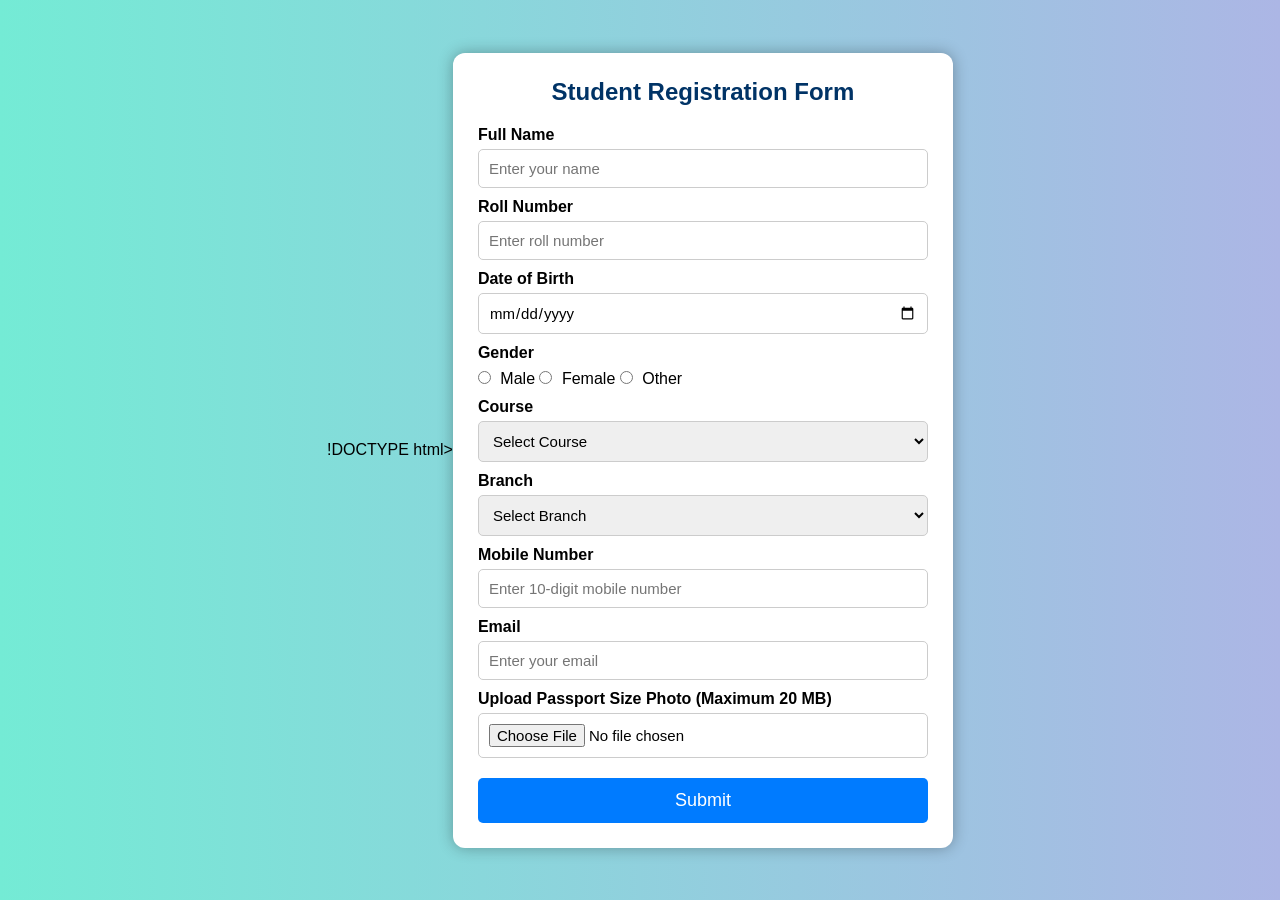
<file: day2/index.html>
!DOCTYPE html>
<html lang="en">
<head>
<meta charset="UTF-8">
<meta name="viewport" content="width=device-width, initial-scale=1.0">
<title>Student Registration Form</title>

<style>
*{
    margin:0;
    padding:0;
    box-sizing:border-box;
    font-family:Arial, sans-serif;
}

body{
    background:linear-gradient(to right,#74ebd5,#ACB6E5);
    display:flex;
    justify-content:center;
    align-items:center;
    min-height:100vh;
    padding:20px;
}

.container{
    width:500px;
    background:#fff;
    padding:25px;
    border-radius:12px;
    box-shadow:0 0 15px rgba(0,0,0,0.3);
}

h2{
    text-align:center;
    color:#003366;
    margin-bottom:20px;
}

label{
    font-weight:bold;
    display:block;
    margin-top:10px;
}

input[type="text"],
input[type="date"],
input[type="email"],
input[type="tel"],
input[type="file"],
select{
    width:100%;
    padding:10px;
    margin-top:5px;
    border:1px solid #ccc;
    border-radius:5px;
    font-size:15px;
}

.gender{
    margin-top:8px;
    margin-bottom:10px;
}

.gender input{
    width:auto;
    margin-right:5px;
}

button{
    width:100%;
    padding:12px;
    margin-top:20px;
    background:#007BFF;
    color:white;
    border:none;
    border-radius:5px;
    font-size:18px;
    cursor:pointer;
}

button:hover{
    background:#0056b3;
}

#thankyou{
    display:none;
    text-align:center;
}

#thankyou h1{
    color:green;
    margin-bottom:15px;
}

#thankyou p{
    font-size:20px;
}
</style>

</head>

<body>

<div class="container">

<div id="formPage">

<h2>Student Registration Form</h2>

<form id="registrationForm">

<label>Full Name</label>
<input type="text" placeholder="Enter your name" required>

<label>Roll Number</label>
<input type="text" placeholder="Enter roll number" required>

<label>Date of Birth</label>
<input type="date" required>

<label>Gender</label>

<div class="gender">
<input type="radio" name="gender" required> Male
<input type="radio" name="gender"> Female
<input type="radio" name="gender"> Other
</div>

<label>Course</label>

<select id="course" required onchange="changeBranch()">
<option value="">Select Course</option>
<option value="B.Tech">B.Tech</option>
<option value="BCA">BCA</option>
<option value="BBA">BBA</option>
<option value="B.Com">B.Com</option>
<option value="MCA">MCA</option>
</select>

<label>Branch</label>

<select id="branch" required>
<option value="">Select Branch</option>
</select>

<label>Mobile Number</label>
<input type="tel" pattern="[0-9]{10}" maxlength="10" placeholder="Enter 10-digit mobile number" required>

<label>Email</label>
<input type="email" placeholder="Enter your email" required>

<label>Upload Passport Size Photo (Maximum 20 MB)</label>
<input type="file" id="photo" accept="image/*" required>

<button type="submit">Submit</button>

</form>

</div>

<div id="thankyou">

<h1>🎉 Thank You! 🎉</h1>

<p>Your registration has been submitted successfully.</p>

<h3>We appreciate your registration.</h3>

</div>

</div>

<script>

function changeBranch(){

var course=document.getElementById("course").value;
var branch=document.getElementById("branch");

branch.innerHTML="<option value=''>Select Branch</option>";

if(course=="B.Tech"){
branch.innerHTML += "<option>Computer Science Engineering</option>";
branch.innerHTML += "<option>Artificial Intelligence</option>";
branch.innerHTML += "<option>Information Technology</option>";
branch.innerHTML += "<option>Mechanical Engineering</option>";
branch.innerHTML += "<option>Civil Engineering</option>";
branch.innerHTML += "<option>Electronics & Communication</option>";
}

else if(course=="BCA"){
branch.innerHTML += "<option>Computer Applications</option>";
}

else if(course=="BBA"){
branch.innerHTML += "<option>Marketing</option>";
branch.innerHTML += "<option>Finance</option>";
branch.innerHTML += "<option>Human Resource</option>";
}

else if(course=="B.Com"){
branch.innerHTML += "<option>General</option>";
branch.innerHTML += "<option>Computer Applications</option>";
}

else if(course=="MCA"){
branch.innerHTML += "<option>Software Development</option>";
branch.innerHTML += "<option>Artificial Intelligence</option>";
}

}

document.getElementById("registrationForm").addEventListener("submit",function(event){

event.preventDefault();

var photo=document.getElementById("photo").files[0];

if(photo && photo.size>20*1024*1024){
alert("Photo size should not exceed 20 MB.");
return;
}

document.getElementById("formPage").style.display="none";
document.getElementById("thankyou").style.display="block";

});

</script>

</body>
</html>
</file>
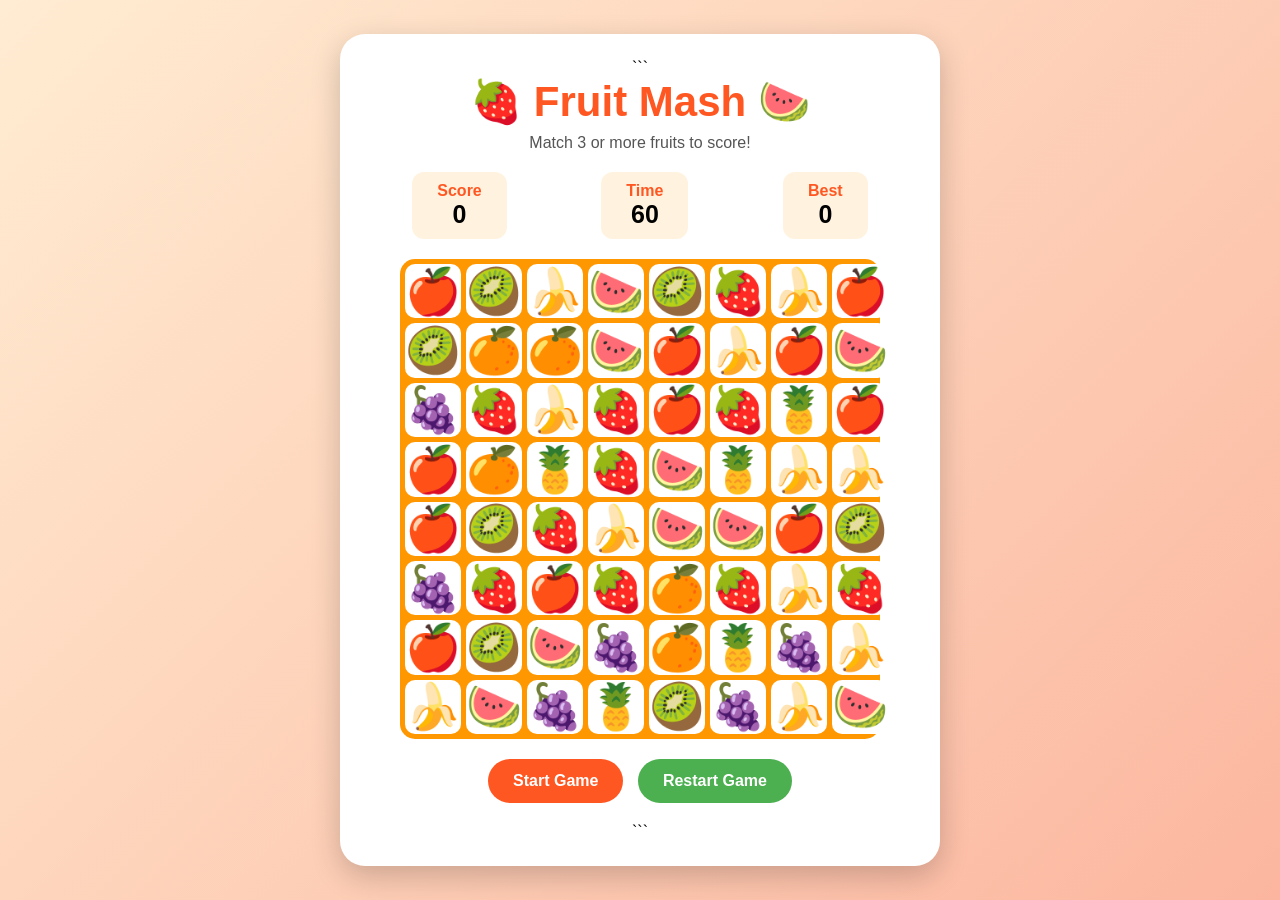
<file: day4/index.html>
<!DOCTYPE html>

<html lang="en">
<head>
<meta charset="UTF-8">
<meta name="viewport" content="width=device-width, initial-scale=1.0">
<title>Fruit Mash Game</title>

<style>
* {
    margin: 0;
    padding: 0;
    box-sizing: border-box;
}

body {
    min-height: 100vh;
    font-family: Arial, sans-serif;
    background: linear-gradient(135deg, #ffecd2, #fcb69f);
    display: flex;
    justify-content: center;
    align-items: center;
    padding: 20px;
}

.game-container {
    width: 100%;
    max-width: 600px;
    text-align: center;
    background: white;
    padding: 25px;
    border-radius: 25px;
    box-shadow: 0 10px 30px rgba(0,0,0,0.2);
}

h1 {
    font-size: 42px;
    color: #ff5722;
    margin-bottom: 8px;
}

.subtitle {
    color: #555;
    margin-bottom: 20px;
}

.game-info {
    display: flex;
    justify-content: space-around;
    margin-bottom: 20px;
}

.info-box {
    background: #fff3e0;
    padding: 10px 25px;
    border-radius: 12px;
}

.info-box h3 {
    color: #ff5722;
    font-size: 16px;
}

.info-box p {
    font-size: 25px;
    font-weight: bold;
}

#game-board {
    width: 100%;
    max-width: 480px;
    aspect-ratio: 1 / 1;
    margin: auto;
    display: grid;
    grid-template-columns: repeat(8, 1fr);
    gap: 5px;
    background: #ff9800;
    padding: 5px;
    border-radius: 15px;
}

.fruit {
    background: white;
    border-radius: 10px;
    display: flex;
    justify-content: center;
    align-items: center;
    font-size: clamp(25px, 6vw, 45px);
    cursor: pointer;
    user-select: none;
    transition: transform 0.2s;
}

.fruit:hover {
    transform: scale(1.1);
}

.selected {
    transform: scale(1.15);
    background: #ffeb3b;
    box-shadow: 0 0 10px #ff9800;
}

.matched {
    animation: disappear 0.4s ease;
}

@keyframes disappear {
    from {
        transform: scale(1);
        opacity: 1;
    }

    to {
        transform: scale(0);
        opacity: 0;
    }
}

button {
    border: none;
    padding: 13px 25px;
    margin: 20px 5px 0;
    border-radius: 25px;
    font-size: 16px;
    font-weight: bold;
    cursor: pointer;
    color: white;
    background: #ff5722;
}

button:hover {
    transform: scale(1.05);
}

#restart-btn {
    background: #4caf50;
}

#message {
    margin-top: 20px;
    font-size: 22px;
    font-weight: bold;
    color: #ff5722;
}

@media (max-width: 500px) {
    h1 {
        font-size: 32px;
    }

    .info-box {
        padding: 8px 12px;
    }

    #game-board {
        gap: 3px;
        padding: 3px;
    }
}
</style>

</head>

<body>

<div class="game-container">

```
<h1>🍓 Fruit Mash 🍉</h1>

<p class="subtitle">
    Match 3 or more fruits to score!
</p>

<div class="game-info">

    <div class="info-box">
        <h3>Score</h3>
        <p id="score">0</p>
    </div>

    <div class="info-box">
        <h3>Time</h3>
        <p id="timer">60</p>
    </div>

    <div class="info-box">
        <h3>Best</h3>
        <p id="high-score">0</p>
    </div>

</div>

<div id="game-board"></div>

<button onclick="startGame()">Start Game</button>

<button id="restart-btn" onclick="restartGame()">
    Restart Game
</button>

<div id="message"></div>
```

</div>

<script>

const board = document.getElementById("game-board");

const scoreDisplay = document.getElementById("score");

const timerDisplay = document.getElementById("timer");

const highScoreDisplay = document.getElementById("high-score");

const message = document.getElementById("message");


const BOARD_SIZE = 8;

const TOTAL_CELLS = 64;


const fruits = [
    "🍎",
    "🍌",
    "🍇",
    "🍊",
    "🍓",
    "🍉",
    "🥝",
    "🍍"
];


let gameBoard = [];

let selectedFruit = null;

let score = 0;

let timeLeft = 60;

let timer;

let gameRunning = false;


let highScore =
    localStorage.getItem("fruitMashHighScore") || 0;

highScoreDisplay.textContent = highScore;


// RANDOM FRUIT

function getRandomFruit() {

    return fruits[
        Math.floor(Math.random() * fruits.length)
    ];

}


// CREATE BOARD

function createBoard() {

    board.innerHTML = "";

    gameBoard = [];

    selectedFruit = null;


    for (let i = 0; i < TOTAL_CELLS; i++) {

        gameBoard.push(getRandomFruit());

    }


    removeInitialMatches();


    for (let i = 0; i < TOTAL_CELLS; i++) {

        const fruit = document.createElement("div");

        fruit.classList.add("fruit");

        fruit.textContent = gameBoard[i];

        fruit.dataset.index = i;

        fruit.addEventListener(
            "click",
            handleFruitClick
        );

        board.appendChild(fruit);

    }

}


// REMOVE INITIAL MATCHES

function removeInitialMatches() {

    for (let i = 0; i < TOTAL_CELLS; i++) {

        const row = Math.floor(i / BOARD_SIZE);

        const col = i % BOARD_SIZE;


        if (
            col >= 2 &&
            gameBoard[i] === gameBoard[i - 1] &&
            gameBoard[i] === gameBoard[i - 2]
        ) {

            gameBoard[i] = getRandomFruit();

        }


        if (
            row >= 2 &&
            gameBoard[i] === gameBoard[i - BOARD_SIZE] &&
            gameBoard[i] === gameBoard[i - BOARD_SIZE * 2]
        ) {

            gameBoard[i] = getRandomFruit();

        }

    }

}


// CLICK FRUIT

function handleFruitClick(event) {

    if (!gameRunning) {

        message.textContent =
            "Press Start Game first!";

        return;

    }


    const clickedIndex =
        Number(event.target.dataset.index);


    if (selectedFruit === null) {

        selectedFruit = clickedIndex;

        event.target.classList.add("selected");

    }

    else if (selectedFruit === clickedIndex) {

        event.target.classList.remove("selected");

        selectedFruit = null;

    }

    else {

        const oldElement =
            document.querySelector(
                `[data-index="${selectedFruit}"]`
            );


        if (
            areAdjacent(
                selectedFruit,
                clickedIndex
            )
        ) {

            swapFruits(
                selectedFruit,
                clickedIndex
            );


            oldElement.classList.remove(
                "selected"
            );


            selectedFruit = null;


            setTimeout(
                checkMatches,
                300
            );

        }

        else {

            oldElement.classList.remove(
                "selected"
            );

            selectedFruit = clickedIndex;

            event.target.classList.add(
                "selected"
            );

        }

    }

}


// CHECK ADJACENT

function areAdjacent(index1, index2) {

    const row1 =
        Math.floor(index1 / BOARD_SIZE);

    const col1 =
        index1 % BOARD_SIZE;


    const row2 =
        Math.floor(index2 / BOARD_SIZE);

    const col2 =
        index2 % BOARD_SIZE;


    return Math.abs(row1 - row2) +
           Math.abs(col1 - col2) === 1;

}


// SWAP FRUITS

function swapFruits(index1, index2) {

    const temp = gameBoard[index1];

    gameBoard[index1] =
        gameBoard[index2];

    gameBoard[index2] =
        temp;


    renderBoard();

}


// UPDATE BOARD

function renderBoard() {

    const elements =
        document.querySelectorAll(".fruit");


    elements.forEach(
        (element, index) => {

            element.textContent =
                gameBoard[index];

        }
    );

}


// FIND MATCHES

function findMatches() {

    const matches = new Set();


    // HORIZONTAL

    for (
        let row = 0;
        row < BOARD_SIZE;
        row++
    ) {

        let count = 1;


        for (
            let col = 1;
            col < BOARD_SIZE;
            col++
        ) {

            const current =
                row * BOARD_SIZE + col;

            const previous =
                current - 1;


            if (
                gameBoard[current] ===
                gameBoard[previous]
            ) {

                count++;

            }

            else {

                if (count >= 3) {

                    for (
                        let i = col - count;
                        i < col;
                        i++
                    ) {

                        matches.add(
                            row * BOARD_SIZE + i
                        );

                    }

                }

                count = 1;

            }

        }


        if (count >= 3) {

            for (
                let i = BOARD_SIZE - count;
                i < BOARD_SIZE;
                i++
            ) {

                matches.add(
                    row * BOARD_SIZE + i
                );

            }

        }

    }


    // VERTICAL

    for (
        let col = 0;
        col < BOARD_SIZE;
        col++
    ) {

        let count = 1;


        for (
            let row = 1;
            row < BOARD_SIZE;
            row++
        ) {

            const current =
                row * BOARD_SIZE + col;

            const previous =
                current - BOARD_SIZE;


            if (
                gameBoard[current] ===
                gameBoard[previous]
            ) {

                count++;

            }

            else {

                if (count >= 3) {

                    for (
                        let i = row - count;
                        i < row;
                        i++
                    ) {

                        matches.add(
                            i * BOARD_SIZE + col
                        );

                    }

                }

                count = 1;

            }

        }


        if (count >= 3) {

            for (
                let i = BOARD_SIZE - count;
                i < BOARD_SIZE;
                i++
            ) {

                matches.add(
                    i * BOARD_SIZE + col
                );

            }

        }

    }


    return matches;

}


// CHECK MATCHES

function checkMatches() {

    const matches = findMatches();


    if (matches.size === 0) {

        return;

    }


    score += matches.size * 10;

    scoreDisplay.textContent = score;


    if (score > highScore) {

        highScore = score;

        highScoreDisplay.textContent =
            highScore;


        localStorage.setItem(
            "fruitMashHighScore",
            highScore
        );

    }


    const elements =
        document.querySelectorAll(".fruit");


    matches.forEach(index => {

        elements[index].classList.add(
            "matched"
        );

    });


    setTimeout(() => {

        matches.forEach(index => {

            gameBoard[index] = null;

        });


        dropFruits();

        fillEmptySpaces();

        renderBoard();


        setTimeout(
            checkMatches,
            300
        );


    }, 400);

}


// DROP FRUITS

function dropFruits() {

    for (
        let col = 0;
        col < BOARD_SIZE;
        col++
    ) {

        let emptySpaces = 0;


        for (
            let row = BOARD_SIZE - 1;
            row >= 0;
            row--
        ) {

            const index =
                row * BOARD_SIZE + col;


            if (
                gameBoard[index] === null
            ) {

                emptySpaces++;

            }

            else if (emptySpaces > 0) {

                const newIndex =
                    (row + emptySpaces)
                    * BOARD_SIZE + col;


                gameBoard[newIndex] =
                    gameBoard[index];


                gameBoard[index] = null;

            }

        }

    }

}


// FILL EMPTY SPACES

function fillEmptySpaces() {

    for (
        let i = 0;
        i < TOTAL_CELLS;
        i++
    ) {

        if (gameBoard[i] === null) {

            gameBoard[i] =
                getRandomFruit();

        }

    }

}


// START GAME

function startGame() {

    score = 0;

    timeLeft = 60;

    gameRunning = true;


    scoreDisplay.textContent = score;

    timerDisplay.textContent = timeLeft;

    message.textContent = "";


    createBoard();


    clearInterval(timer);


    timer = setInterval(() => {

        timeLeft--;


        timerDisplay.textContent =
            timeLeft;


        if (timeLeft <= 0) {

            endGame();

        }

    }, 1000);

}


// RESTART GAME

function restartGame() {

    clearInterval(timer);

    startGame();

}


// END GAME

function endGame() {

    gameRunning = false;


    clearInterval(timer);


    message.textContent =
        `🎉 Game Over! Your Score: ${score}`;

}


// CREATE INITIAL BOARD

createBoard();

</script>

</body>
</html>
</file>
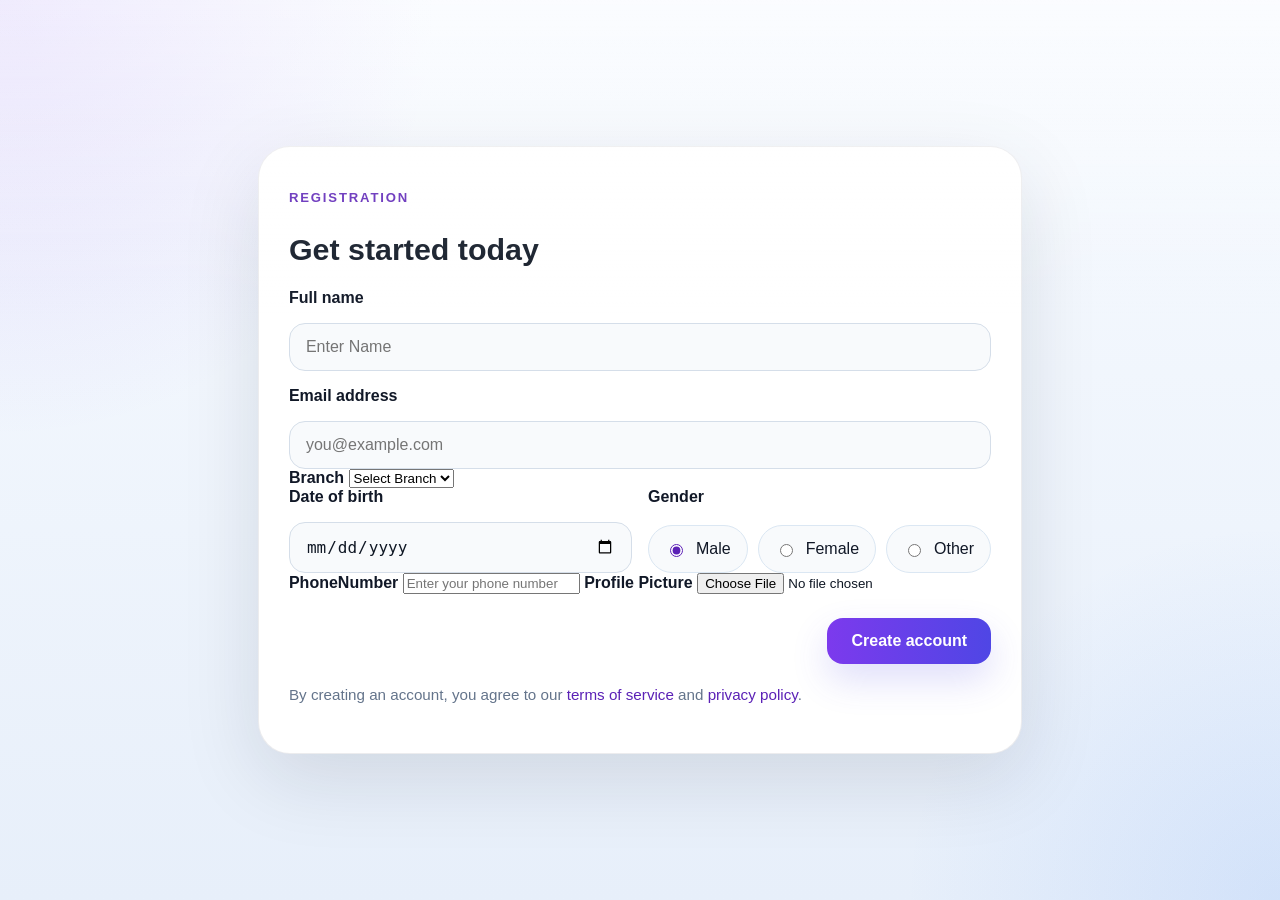
<file: day11/registration.html>
<!DOCTYPE html>
<html lang="en">
<head>
    <meta charset="UTF-8">
    <meta name="viewport" content="width=device-width, initial-scale=1.0">
    <title>Registration</title>
    <link rel="stylesheet" href="style.css">
</head>
<body>
    <div class="page-wrapper">
        <section class="hero">
            <aside class="hero-card">
                <div class="card-header">
                    <p class="eyebrow">Registration</p>
                    <h2>Get started today</h2>
                </div>

                <form method="post" novalidate action="registration.php" class="form" enctype="multipart/form-data">
                    <div class="form-grid">
                        <label for="txtName">Full name</label>
                        <input type="text" id="txtName" name="name" placeholder="Enter Name" required>

                        <label for="txtEmail">Email address</label>
                        <input type="email" id="txtEmail" name="email" placeholder="you@example.com" required>
                    </div>
                    <div class ="form-group">
                        <label for="branch">Branch</label>
                        <select name="branch" id="branch">
                        <option value="">Select Branch</option>
                        <option value="DS">DS</option>
                        <option value="IOT">IOT</option>
                        <option value="AI">AI</option>
                        <option value="CSE">CSE</option>
                        </select>
                    </div>

                    <div class="field-group">
                        <div class="field-half">
                            <label for="dtDOB">Date of birth</label>
                            <input type="date" id="dtDOB" name="dob">
                        </div>
                        <div class="field-half">
                            <label>Gender</label>
                            <div class="radio-group" role="radiogroup" aria-label="Gender">
                                <label><input type="radio" name="gender" value="male" checked> Male</label>
                                <label><input type="radio" name="gender" value="female"> Female</label>
                                <label><input type="radio" name="gender" value="other"> Other</label>
                            </div>
                        </div>
                    </div>

                    <label for="txtPhoneNumber">PhoneNumber</label>
                    <input type="tel" id="txtPhoneNumber" name="phoneNumber" placeholder="Enter your phone number" required>

                    <label for="Myfile">Profile Picture</label>
                    <input type="file" id="Myfile" name="Myfile" accept="image/*" required>
                   <!-- <button type="button" onclick="previewFile()">Preview Upload</button>--> 
                    <div id="filePreview"></div>

                    <div class="actions">
                        <button type="submit" class="primary">Create account</button>
                    </div>

                    <p class="note">By creating an account, you agree to our <a href="#">terms of service</a> and <a href="#">privacy policy</a>.</p>
                </form>
            </aside>
        </section>
    </div>

  <!--  <script>
        function previewFile() {
            const fileInput = document.getElementById('Myfile');
            const preview = document.getElementById('filePreview');
            const file = fileInput.files[0];

            if (!file) {
                preview.innerHTML = '<p style="color: red;">Please select a file first.</p>';
                return;
            }

            const reader = new FileReader();
            reader.onload = function(e) {
                preview.innerHTML = '<p style="color: green;">✓ File selected: ' + file.name + '</p>' +
                                    '<img src="' + e.target.result + '" style="max-width: 200px; margin-top: 10px;">';
            };
            reader.readAsDataURL(file);
        }
    </script>-->
</body>
</html>
</file>
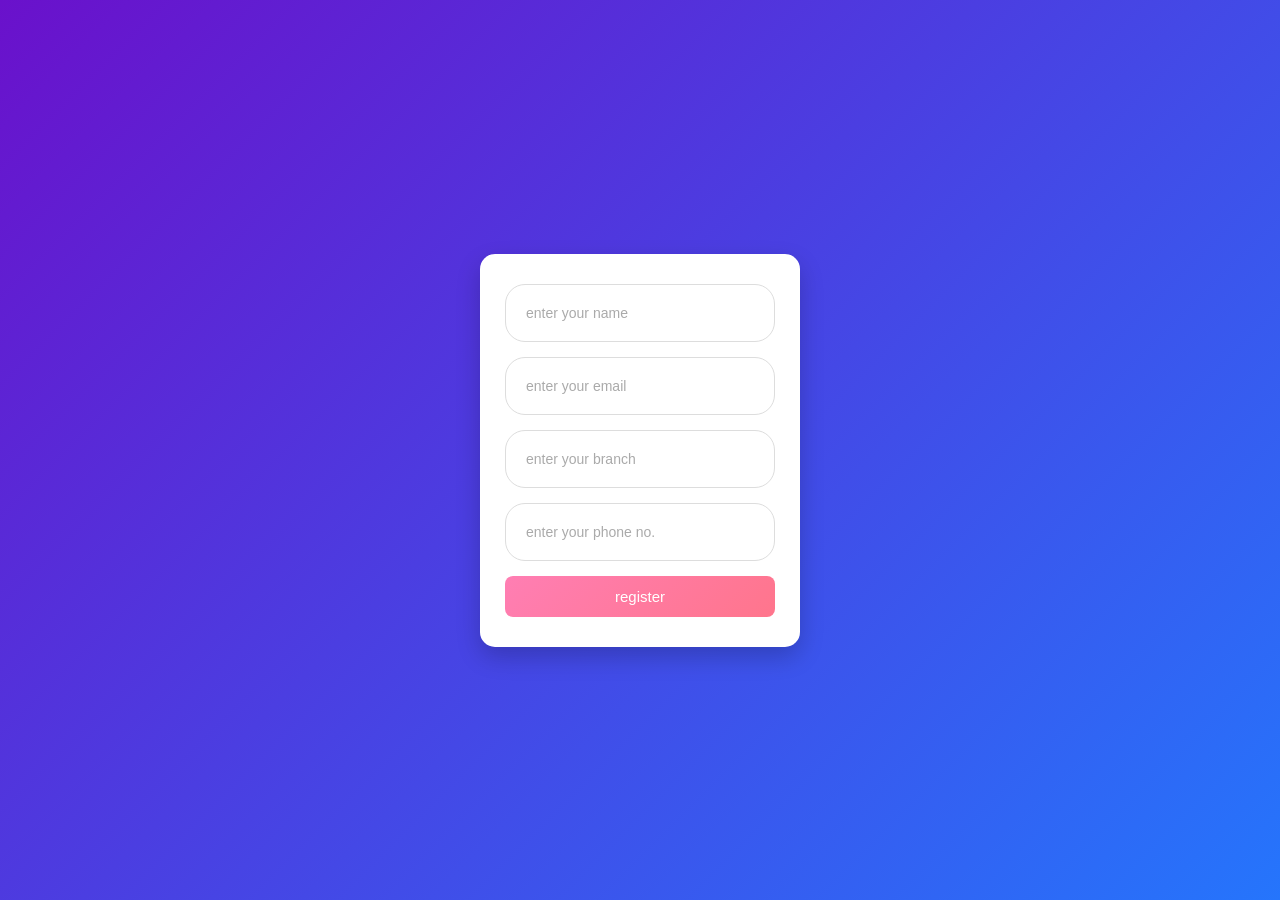
<file: day8/form.html>
<html>

<body>
    <title>My Form</title>
    <link rel="stylesheet" href="form.css">
    <form action="registration.php" method="post">
        <input type="text" name="name" placeholder="enter your name">
        <input type="email" name="email" placeholder="enter your email">
        <input type="text" name="branch" placeholder="enter your branch">
        <input type="tel" name="phoneNumber" placeholder="enter your phone no.">
        <button type="submit"> register</button>
    </form>
</body>

</html>
</file>
<file: day11/style.css>
/* style.css — polished registration page design */

:root {
  --bg: #eef3fb;
  --surface: #ffffff;
  --surface-soft: #f8fbff;
  --text: #0f1724;
  --text-muted: #64748b;
  --border: #dbe7f3;
  --accent: #7c3aed;
  --accent-strong: #5b21b6;
  --shadow: 0 24px 80px rgba(15, 23, 42, 0.12);
}

* {
  box-sizing: border-box;
}

html, body {
  margin: 0;
  min-height: 100%;
}

body {
  font-family: 'Segoe UI', Tahoma, Geneva, Verdana, sans-serif;
  color: var(--text);
  background: radial-gradient(circle at top left, rgba(124, 58, 237, 0.14), transparent 28%),
              radial-gradient(circle at bottom right, rgba(59, 130, 246, 0.12), transparent 24%),
              linear-gradient(180deg, #f8fbff 0%, #e7effa 100%);
}

body::before {
  content: '';
  position: fixed;
  inset: 0;
  background: linear-gradient(180deg, rgba(255,255,255,0.38), transparent 35%);
  pointer-events: none;
}

.page-wrapper {
  display: flex;
  justify-content: center;
  align-items: center;
  min-height: 100vh;
  padding: 24px;
}

.hero {
  display: flex;
  justify-content: center;
  align-items: center;
  width: min(1120px, 100%);
}

.hero-copy {
  padding: 32px 30px;
  border-radius: 32px;
  background: rgba(255,255,255,0.92);
  border: 1px solid rgba(15,23,42,0.08);
  box-shadow: var(--shadow);
}

.eyebrow {
  display: inline-flex;
  align-items: center;
  gap: 10px;
  color: var(--accent-strong);
  font-size: 0.82rem;
  letter-spacing: 0.14em;
  text-transform: uppercase;
  font-weight: 700;
  margin-bottom: 18px;
}

.hero-copy h1 {
  margin: 0;
  font-size: clamp(2.6rem, 3.3vw, 4.2rem);
  line-height: 1.02;
}

.hero-text {
  margin: 18px 0 0;
  max-width: 620px;
  font-size: 1rem;
  line-height: 1.7;
  color: var(--text-muted);
}

.hero-stats {
  display: grid;
  grid-template-columns: repeat(3, minmax(0, 1fr));
  gap: 16px;
  margin-top: 28px;
}

.hero-stats div {
  padding: 16px 18px;
  border-radius: 18px;
  background: var(--surface-soft);
  border: 1px solid var(--border);
}

.hero-stats strong {
  display: block;
  font-size: 1.2rem;
  margin-bottom: 6px;
  color: var(--text);
}

.hero-stats span {
  color: var(--text-muted);
  font-size: 0.95rem;
}

.hero-card {
  padding: 30px;
  border-radius: 32px;
  background: var(--surface);
  border: 1px solid rgba(15,23,42,0.08);
  box-shadow: var(--shadow);
}

.card-header {
  margin-bottom: 22px;
}

.hero-card h2 {
  margin: 10px 0 0;
  font-size: 1.9rem;
  line-height: 1.1;
}

.form-grid,
.field-group {
  display: grid;
  gap: 16px;
}

.form-grid {
  grid-template-columns: 1fr;
}

.field-group {
  grid-template-columns: 1fr 1fr;
}

.field-half {
  display: grid;
  gap: 16px;
}

label {
  font-weight: 600;
  color: #111827;
}

input[type="text"],
input[type="email"],
input[type="date"],
input[type="password"] {
  width: 100%;
  padding: 14px 16px;
  border-radius: 16px;
  border: 1px solid #d5dee9;
  background: #f8fafc;
  font-size: 1rem;
  color: var(--text);
}

input[type="text"]:focus,
input[type="email"]:focus,
input[type="date"]:focus,
input[type="password"]:focus {
  border-color: rgba(124, 58, 237, 0.4);
  outline: none;
  box-shadow: 0 0 0 5px rgba(124, 58, 237, 0.12);
}

.radio-group {
  display: flex;
  flex-wrap: wrap;
  gap: 10px;
}

.radio-group label {
  display: inline-flex;
  align-items: center;
  gap: 10px;
  padding: 12px 16px;
  border-radius: 999px;
  background: #f8fafc;
  border: 1px solid #dbe7f3;
  cursor: pointer;
  font-weight: 500;
}

.radio-group input {
  accent-color: var(--accent-strong);
}

.actions {
  margin-top: 24px;
  display: flex;
  justify-content: flex-end;
}

button.primary {
  border: none;
  border-radius: 16px;
  padding: 14px 24px;
  background: linear-gradient(90deg, #7c3aed 0%, #4f46e5 100%);
  color: #ffffff;
  font-size: 1rem;
  font-weight: 700;
  cursor: pointer;
  box-shadow: 0 16px 36px rgba(79, 70, 229, 0.18);
}

button.primary:hover {
  transform: translateY(-1px);
}

.note {
  margin-top: 18px;
  color: var(--text-muted);
  font-size: 0.95rem;
  line-height: 1.7;
}

.note a {
  color: var(--accent-strong);
  text-decoration: none;
}

.note a:hover {
  text-decoration: underline;
}

@media (max-width: 860px) {
  .hero {
    grid-template-columns: 1fr;
  }

  .hero-copy,
  .hero-card {
    padding: 24px;
  }

  .field-group {
    grid-template-columns: 1fr;
  }

  .actions {
    justify-content: stretch;
  }

  button.primary {
    width: 100%;
  }
}

@media (max-width: 520px) {
  .hero-copy {
    padding: 22px;
  }

  .hero-card {
    border-radius: 24px;
    padding: 22px;
  }
}
</file>
<file: day8/form.css>
* {
    margin: 0;
    padding: 0;
    box-sizing: border-box;
    font-family: 'Segoe UI', sans-serif;
}


body {
    height: 100vh;
    display: flex;
    justify-content: center;
    align-items: center;
    background: linear-gradient(135deg, #6a11cb, #2575fc);
}

form {
    background: white;
    padding: 30px 25px;
    border-radius: 15px;
    width: 320px;
    box-shadow: 0 10px 25px rgba(0, 0, 0, 0.2);
    display: flex;
    flex-direction: column;
    gap: 15px;
}


form input {
    padding: 20px;
    border: 1px solid #ddd;
    border-radius: 20px;
    outline: none;
    transition: 0.3s;
    font-size: 14px;
}


form input:focus {
    border-color: #6a11cb;
    box-shadow: 0 0 5px rgba(106, 17, 203, 0.4);
}


form button {
    padding: 12px;
    border: none;
    border-radius: 8px;
    background: linear-gradient(135deg, #ff7eb3, #ff758c);
    color: white;
    font-size: 15px;
    cursor: pointer;
    transition: 0.3s;
}

form button:hover {
    transform: translateY(-2px);
    box-shadow: 0 5px 15px rgba(255, 118, 140, 0.4);
}


::placeholder {
    color: #aaa;
}
</file>
